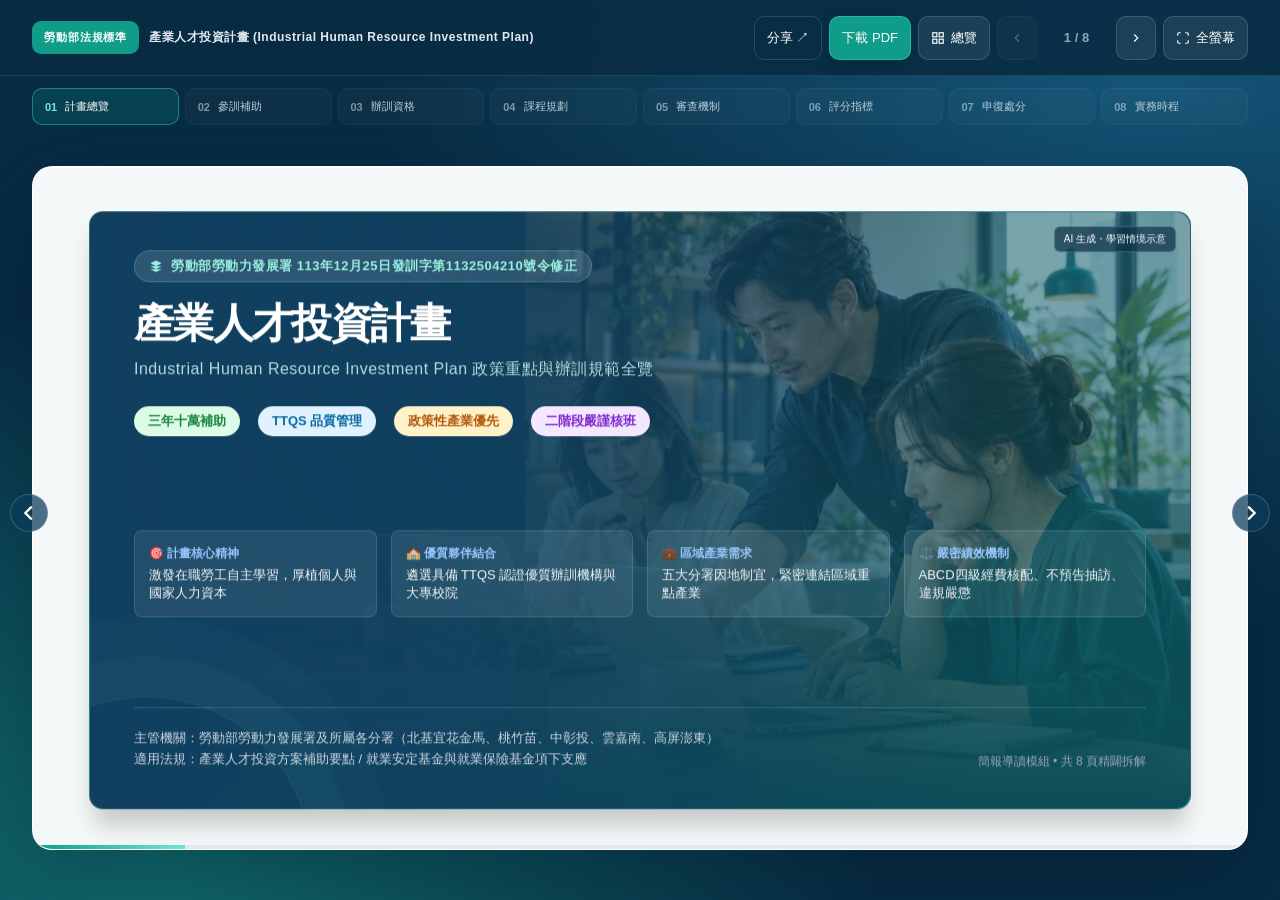
<file: index.html>
<!doctype html>
<html lang="zh-Hant">
<head>
<meta charset="utf-8">
<meta name="viewport" content="width=device-width, initial-scale=1">
<meta http-equiv="refresh" content="0; url=./slides.html">
<title>M2-2｜產業人才投資計畫簡報</title>
</head>
<body><p><a href="./slides.html">開啟產業人才投資計畫簡報</a></p></body>
</html>
</file>
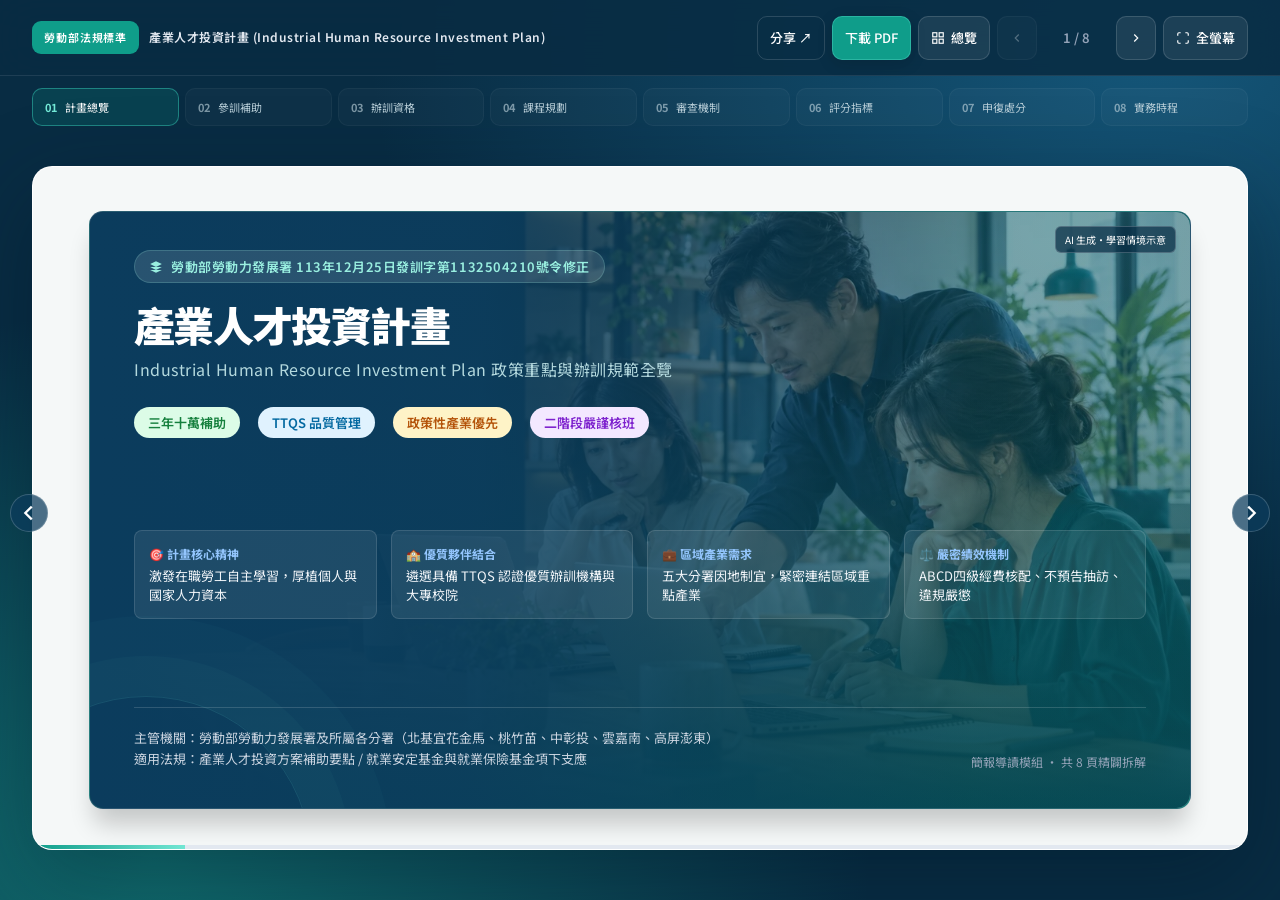
<file: slides.html>
<!DOCTYPE html>
<html lang="zh-TW">
<head>
  <meta charset="UTF-8">
  <meta name="viewport" content="width=device-width, initial-scale=1.0">
  <title>產業人才投資計畫 (Industrial Human Resource Investment Plan) - 核心重點與實務全覽</title>
  <link rel="preconnect" href="https://fonts.googleapis.com">
  <link rel="preconnect" href="https://fonts.gstatic.com" crossorigin>
  <link href="https://fonts.googleapis.com/css2?family=Noto+Sans+TC:wght@400;500;600;700;800;900&display=swap" rel="stylesheet">
  <meta name="description" content="用 8 頁互動簡報掌握產業人才投資計畫：參訓補助、辦訓資格、審查與實務時程。支援手機閱讀與 PDF 下載。">
  <style>
    :root {
      --primary: #0B3C5D;
      --primary-light: #3b82f6;
      --primary-dark: #172554;
      --accent: #0F9D8A;
      --accent-light: #14b8a6;
      --warning: #f59e0b;
      --danger: #ef4444;
      --success: #10b981;
      --bg-dark: #0f172a;
      --bg-card: #ffffff;
      --text-main: #1e293b;
      --text-muted: #64748b;
      --border: #e2e8f0;
      --slide-ratio: calc(16 / 9);
    }

    * {
      box-sizing: border-box;
      margin: 0;
      padding: 0;
    }

    body {
      font-family: "Noto Sans TC", "Microsoft JhengHei", sans-serif;
      background-color: var(--bg-dark);
      color: var(--text-main);
      overflow: hidden;
      height: 100vh;
      display: flex;
      flex-direction: column;
      user-select: none;
    }

    /* Top presentation control bar */
    .top-bar {
      height: 52px;
      background: rgba(15, 23, 42, 0.95);
      backdrop-filter: blur(8px);
      border-bottom: 1px solid rgba(255, 255, 255, 0.1);
      display: flex;
      align-items: center;
      justify-content: space-between;
      padding: 0 20px;
      color: #e2e8f0;
      z-index: 100;
    }

    .top-title {
      font-size: 14px;
      font-weight: 600;
      letter-spacing: 0.5px;
      display: flex;
      align-items: center;
      gap: 10px;
    }

    .top-title .badge {
      background: #0F9D8A;
      color: #fff;
      font-size: 11px;
      padding: 2px 8px;
      border-radius: 12px;
      text-transform: uppercase;
    }

    .top-nav {
      display: flex;
      align-items: center;
      gap: 12px;
    }

    .btn-icon {
      background: rgba(255, 255, 255, 0.08);
      border: 1px solid rgba(255, 255, 255, 0.15);
      color: #fff;
      padding: 6px 12px;
      border-radius: 6px;
      cursor: pointer;
      font-size: 13px;
      font-weight: 500;
      display: inline-flex;
      align-items: center;
      gap: 6px;
      transition: all 0.2s;
    }

    .btn-icon:hover {
      background: rgba(255, 255, 255, 0.2);
      border-color: rgba(255, 255, 255, 0.3);
    }

    .slide-counter {
      font-size: 13px;
      font-weight: 600;
      color: #94a3b8;
      min-width: 65px;
      text-align: center;
    }

    /* Main Stage */
    .stage {
      flex: 1;
      display: flex;
      align-items: center;
      justify-content: center;
      padding: 24px 32px 36px;
      position: relative;
    }

    /* Slide container (16:9 ratio) */
    .slide-viewport {
      width: 100%;
      max-width: 1320px;
      aspect-ratio: 16 / 9;
      max-height: calc(100vh - 100px);
      position: relative;
      background: #ffffff;
      border-radius: 16px;
      box-shadow: 0 25px 50px -12px rgba(0, 0, 0, 0.5), 0 0 0 1px rgba(255, 255, 255, 0.1);
      overflow: hidden;
    }

    /* Slide Item */
    .slide {
      position: absolute;
      top: 0;
      left: 0;
      width: 100%;
      height: 100%;
      padding: 44px 56px 40px;
      display: none;
      flex-direction: column;
      background: #f8fafc;
      opacity: 0;
      transform: translateX(30px);
      transition: opacity 0.35s ease, transform 0.35s ease;
      overflow-y: auto;
    }

    .slide.active {
      display: flex;
      opacity: 1;
      transform: translateX(0);
    }

    /* Progress bar */
    .progress-bar-container {
      position: absolute;
      bottom: 0;
      left: 0;
      width: 100%;
      height: 4px;
      background: #e2e8f0;
    }

    .progress-bar {
      height: 100%;
      background: linear-gradient(90deg, #0F9D8A, #0F9D8A);
      width: 12.5%;
      transition: width 0.3s ease;
    }

    /* Typography & Header in Slide */
    .slide-header {
      margin-bottom: 24px;
      border-bottom: 2px solid #e2e8f0;
      padding-bottom: 14px;
      display: flex;
      justify-content: space-between;
      align-items: flex-end;
    }

    .slide-header .tagline {
      font-size: 13px;
      font-weight: 700;
      color: #0F9D8A;
      letter-spacing: 1px;
      text-transform: uppercase;
      margin-bottom: 4px;
    }

    .slide-header h2 {
      font-size: 28px;
      font-weight: 800;
      color: #0f172a;
      letter-spacing: -0.5px;
    }

    .slide-header .slide-num-tag {
      font-size: 26px;
      font-weight: 900;
      color: #cbd5e1;
    }

    .slide-content {
      flex: 1;
      display: flex;
      flex-direction: column;
      justify-content: center;
    }

    /* Floating Arrow Buttons on Stage */
    .nav-arrow {
      position: absolute;
      top: 50%;
      transform: translateY(-50%);
      width: 48px;
      height: 48px;
      border-radius: 50%;
      background: rgba(15, 23, 42, 0.7);
      border: 1px solid rgba(255, 255, 255, 0.2);
      color: #ffffff;
      display: flex;
      align-items: center;
      justify-content: center;
      cursor: pointer;
      z-index: 50;
      transition: all 0.2s;
    }

    .nav-arrow:hover {
      background: rgba(37, 99, 235, 0.9);
      transform: translateY(-50%) scale(1.1);
    }

    .nav-arrow.prev { left: 8px; }
    .nav-arrow.next { right: 8px; }

    /* Slide Layout Components */
    .grid-2 {
      display: grid;
      grid-template-columns: repeat(2, 1fr);
      gap: 24px;
    }

    .grid-3 {
      display: grid;
      grid-template-columns: repeat(3, 1fr);
      gap: 20px;
    }

    .grid-4 {
      display: grid;
      grid-template-columns: repeat(4, 1fr);
      gap: 16px;
    }

    .card {
      background: #ffffff;
      border: 1px solid #e2e8f0;
      border-radius: 12px;
      padding: 20px;
      box-shadow: 0 4px 6px -1px rgba(0, 0, 0, 0.05), 0 2px 4px -2px rgba(0, 0, 0, 0.05);
      display: flex;
      flex-direction: column;
    }

    .card-primary {
      border-top: 4px solid #0F9D8A;
    }

    .card-accent {
      border-top: 4px solid #0F9D8A;
    }

    .card-warning {
      border-top: 4px solid #f59e0b;
    }

    .card-danger {
      border-top: 4px solid #ef4444;
    }

    .card-title {
      font-size: 16px;
      font-weight: 700;
      color: #0f172a;
      margin-bottom: 10px;
      display: flex;
      align-items: center;
      gap: 8px;
    }

    .card-body {
      font-size: 13.5px;
      color: #334155;
      line-height: 1.6;
    }

    .list-styled {
      list-style: none;
    }

    .list-styled li {
      position: relative;
      padding-left: 18px;
      margin-bottom: 8px;
    }

    .list-styled li::before {
      content: "•";
      position: absolute;
      left: 2px;
      color: #0F9D8A;
      font-weight: bold;
      font-size: 18px;
      line-height: 1;
    }

    .pill {
      display: inline-block;
      padding: 3px 10px;
      border-radius: 9999px;
      font-size: 12px;
      font-weight: 600;
      background: #e0f2fe;
      color: #0369a1;
      margin-right: 6px;
      margin-bottom: 4px;
    }

    .pill-green { background: #dcfce7; color: #15803d; }
    .pill-amber { background: #fef3c7; color: #b45309; }
    .pill-purple { background: #f3e8ff; color: #7e22ce; }
    .pill-red { background: #fee2e2; color: #b91c1c; }

    /* Tables */
    .table-custom {
      width: 100%;
      border-collapse: collapse;
      font-size: 13px;
      background: #ffffff;
      border-radius: 8px;
      overflow: hidden;
      box-shadow: 0 1px 3px rgba(0,0,0,0.05);
    }

    .table-custom th, .table-custom td {
      padding: 10px 14px;
      text-align: left;
      border-bottom: 1px solid #f1f5f9;
    }

    .table-custom th {
      background: #f8fafc;
      font-weight: 700;
      color: #475569;
      font-size: 12px;
      text-transform: uppercase;
      border-bottom: 2px solid #e2e8f0;
    }

    .table-custom tr:hover td {
      background: #f8fafc;
    }

    /* Metric Highlight Box */
    .metric-box {
      text-align: center;
      padding: 16px 12px;
      background: linear-gradient(135deg, #eff6ff 0%, #dbeafe 100%);
      border-radius: 10px;
      border: 1px solid #bfdbfe;
    }

    .metric-val {
      font-size: 32px;
      font-weight: 800;
      color: #1d4ed8;
      line-height: 1.1;
    }

    .metric-sub {
      font-size: 12px;
      color: #475569;
      font-weight: 600;
      margin-top: 4px;
    }

    /* Timeline step */
    .timeline {
      display: flex;
      gap: 12px;
      margin-top: 8px;
    }

    .timeline-item {
      flex: 1;
      background: #ffffff;
      border: 1px solid #e2e8f0;
      border-radius: 10px;
      padding: 14px;
      position: relative;
    }

    .timeline-item::after {
      content: "➔";
      position: absolute;
      right: -14px;
      top: 50%;
      transform: translateY(-50%);
      color: #94a3b8;
      font-size: 14px;
      z-index: 10;
    }

    .timeline-item:last-child::after {
      display: none;
    }

    .timeline-step {
      font-size: 11px;
      font-weight: 700;
      color: #0F9D8A;
      text-transform: uppercase;
      margin-bottom: 4px;
    }

    .timeline-title {
      font-size: 14px;
      font-weight: 700;
      color: #0f172a;
      margin-bottom: 6px;
    }

    .timeline-desc {
      font-size: 12px;
      color: #64748b;
      line-height: 1.4;
    }

    /* Slide 1 Hero Banner */
    .hero-banner {
      background: linear-gradient(135deg, #0B3C5D 0%, #0f172a 100%);
      color: #ffffff;
      border-radius: 14px;
      padding: 38px 44px;
      display: flex;
      flex-direction: column;
      justify-content: space-between;
      height: 100%;
      box-shadow: 0 20px 25px -5px rgba(0, 0, 0, 0.2);
    }

    .hero-eyebrow {
      display: inline-flex;
      align-items: center;
      gap: 8px;
      background: rgba(255, 255, 255, 0.12);
      border: 1px solid rgba(255, 255, 255, 0.2);
      padding: 6px 14px;
      border-radius: 9999px;
      font-size: 13px;
      font-weight: 600;
      color: #67e8f9;
      margin-bottom: 18px;
      width: fit-content;
    }

    .hero-title {
      font-size: 42px;
      font-weight: 900;
      line-height: 1.15;
      letter-spacing: -0.5px;
      margin-bottom: 8px;
      background: linear-gradient(90deg, #ffffff 40%, #93c5fd 100%);
      -webkit-background-clip: text;
      -webkit-text-fill-color: transparent;
    }

    .hero-eng {
      font-size: 18px;
      color: #94a3b8;
      font-weight: 400;
      letter-spacing: 0.5px;
      margin-bottom: 24px;
    }

    .hero-footer {
      display: flex;
      justify-content: space-between;
      align-items: flex-end;
      border-top: 1px solid rgba(255, 255, 255, 0.15);
      padding-top: 20px;
    }

    .hero-meta {
      font-size: 13px;
      color: #cbd5e1;
      line-height: 1.6;
    }

    /* Overview Modal Grid */
    .overview-modal {
      display: none;
      position: fixed;
      top: 0;
      left: 0;
      width: 100vw;
      height: 100vh;
      background: rgba(15, 23, 42, 0.9);
      backdrop-filter: blur(12px);
      z-index: 1000;
      padding: 40px;
      overflow-y: auto;
    }

    .overview-modal.active {
      display: block;
    }

    .overview-grid {
      display: grid;
      grid-template-columns: repeat(4, 1fr);
      gap: 20px;
      max-width: 1200px;
      margin: 0 auto;
    }

    .overview-thumb {
      background: #ffffff;
      border-radius: 10px;
      padding: 16px;
      cursor: pointer;
      border: 2px solid transparent;
      transition: all 0.2s;
      display: flex;
      flex-direction: column;
      justify-content: space-between;
      height: 160px;
    }

    .overview-thumb:hover {
      border-color: #3b82f6;
      transform: translateY(-4px);
    }

    .overview-thumb.current {
      border-color: #0F9D8A;
      box-shadow: 0 0 0 3px rgba(37, 99, 235, 0.4);
    }

    .overview-thumb-title {
      font-size: 14px;
      font-weight: 700;
      color: #0f172a;
    }

    .overview-thumb-num {
      font-size: 12px;
      color: #64748b;
      font-weight: 600;
    }

    /* Print Styles: Make all slides print as 8 clean pages */
    @media print {
      body {
        background: #fff;
        height: auto;
        overflow: visible;
      }
      .top-bar, .nav-arrow, .progress-bar-container, .overview-modal {
        display: none !important;
      }
      .stage {
        padding: 0;
        display: block;
      }
      .slide-viewport {
        max-width: none;
        box-shadow: none;
        border-radius: 0;
        overflow: visible;
        aspect-ratio: auto;
        height: auto;
      }
      .slide {
        display: flex !important;
        opacity: 1 !important;
        position: relative !important;
        page-break-after: always;
        height: 100vh;
        max-height: 100vh;
        box-sizing: border-box;
      }
    }
    /* Course design system */
    body { background: #0B3C5D; }
    button, a { font-family: inherit; }
    .top-bar { background: #0B3C5D; }
    .top-title .badge, .card-primary { background-color: #0F9D8A; }
    .card-primary { background-color: #fff; border-top-color: #0F9D8A; }
    .card-accent { border-top-color: #0B3C5D; }
    .slide-header .tagline, .list-styled li::before { color: #0F9D8A; }
    .slide-header h2, .card-title { color: #0B3C5D; }
    .hero-banner { background: linear-gradient(135deg, #0B3C5D, #075b63); }
    .progress-bar { background: #0F9D8A; }
    .btn-icon:hover, .nav-arrow:hover { background: #0F9D8A; }
    .btn-icon { min-height: 44px; }
    .btn-icon:focus-visible, .overview-thumb:focus-visible { outline: 3px solid #5eead4; outline-offset: 3px; }
    @media screen and (max-width: 900px) {
      body { height: auto; min-height: 100dvh; overflow: auto; }
      .top-bar { height: auto; padding: 12px 16px; flex-wrap: wrap; gap: 12px; position: sticky; top: 0; }
      .top-title { width: 100%; min-width: 0; font-size: 12px; }
      .top-title > span:last-child { overflow-wrap: anywhere; }
      .top-nav { width: 100%; justify-content: space-between; gap: 4px; flex-wrap: wrap; }
      .btn-icon { padding: 8px; font-size: 12px; white-space: nowrap; }
      .slide-counter { min-width: 42px; }
      .stage { display: block; padding: 12px; }
      .slide-viewport { aspect-ratio: auto; height: auto; max-height: none; border-radius: 12px; }
      .slide { position: relative; height: auto; min-height: calc(100dvh - 160px); padding: 24px 18px; overflow: visible; transform: none; }
      .slide-header { align-items: flex-start; gap: 8px; margin-bottom: 20px; }
      .slide-header h2 { font-size: 23px; line-height: 1.5; }
      .slide-header .tagline { font-size: 11px; overflow-wrap: anywhere; }
      .slide-header .slide-num-tag { font-size: 22px; }
      .slide-content { flex: none; justify-content: flex-start; gap: 16px; min-width: 0; width: 100%; }
      .grid-2, .grid-3, .grid-4, .hero-banner [style*="grid-template-columns"] { grid-template-columns: minmax(0, 1fr) !important; }
      .card { min-width: 0; max-width: 100%; padding: 18px; }
      .card-body { font-size: 14px; line-height: 1.8; }
      .hero-banner { padding: 24px 18px; min-height: auto; height: auto; gap: 24px; }
      .hero-title { font-size: 32px; line-height: 1.4; }
      .hero-subtitle { font-size: 16px; }
      .hero-banner .pill { flex: 0 0 auto; white-space: nowrap; }
      .hero-banner [style*="display: flex"], .hero-banner [style*="display:flex"] { flex-wrap: wrap; gap: 8px; }
      .slide-content > *, .slide-header > * { min-width: 0; }
      .slide-content [style*="display: flex"], .slide-content [style*="display:flex"] { flex-wrap: wrap; gap: 8px; }
      .hero-banner > div:last-child { flex-wrap: wrap; gap: 16px; }
      .slide > div:last-child { flex-wrap: wrap; gap: 12px; }
      .table-custom { display: block; max-width: 100%; overflow-x: auto; }
      .table-custom th, .table-custom td { min-width: 110px; }
      .timeline { flex-direction: column; gap: 12px; }
      .timeline-item { min-width: 0; width: 100%; }
      .timeline-item::after { display: none; }
      .nav-arrow { display: none; }
      .overview-modal { padding: 24px 16px; }
      .overview-grid { grid-template-columns: repeat(2, minmax(0, 1fr)); gap: 12px; }
    }
    @media (prefers-reduced-motion: reduce) { *, *::before, *::after { transition: none !important; scroll-behavior: auto !important; } }
  </style>
  <link rel="stylesheet" href="./experience.css">
</head>
<body>

  <!-- Top Navigation & Status Bar -->
  <div class="top-bar">
    <div class="top-title">
      <span class="badge">勞動部法規標準</span>
      <span>產業人才投資計畫 (Industrial Human Resource Investment Plan)</span>
    </div>
    <div class="top-nav">
      <button class="btn-icon share-button" onclick="sharePresentation()" title="分享這份簡報">分享 ↗</button>
      <a class="btn-icon" href="./slides.pdf" download="產業人才投資計畫-簡報.pdf" style="text-decoration:none" aria-label="下載 8 頁簡報 PDF">下載 PDF</a>
      <button class="btn-icon" onclick="toggleOverview()" title="投影片總覽 (快捷鍵: O 或 Esc)">
        <svg width="14" height="14" viewBox="0 0 24 24" fill="none" stroke="currentColor" stroke-width="2"><rect x="3" y="3" width="7" height="7"></rect><rect x="14" y="3" width="7" height="7"></rect><rect x="14" y="14" width="7" height="7"></rect><rect x="3" y="14" width="7" height="7"></rect></svg>
        總覽
      </button>
      <button class="btn-icon" onclick="prevSlide()" title="上一張 (Left Arrow / Backspace)">
        <svg width="14" height="14" viewBox="0 0 24 24" fill="none" stroke="currentColor" stroke-width="2"><path d="M15 18l-6-6 6-6"/></svg>
      </button>
      <div class="slide-counter" id="slideIndicator">1 / 8</div>
      <button class="btn-icon" onclick="nextSlide()" title="下一張 (Right Arrow / Space)">
        <svg width="14" height="14" viewBox="0 0 24 24" fill="none" stroke="currentColor" stroke-width="2"><path d="M9 18l6-6-6-6"/></svg>
      </button>
      <button class="btn-icon" onclick="toggleFullScreen()" title="全螢幕切換 (快捷鍵: F)">
        <svg width="14" height="14" viewBox="0 0 24 24" fill="none" stroke="currentColor" stroke-width="2"><path d="M8 3H5a2 2 0 0 0-2 2v3m18 0V5a2 2 0 0 0-2-2h-3m0 18h3a2 2 0 0 0 2-2v-3M3 16v3a2 2 0 0 0 2 2h3"/></svg>
        全螢幕
      </button>
    </div>
  </div>

  <nav class="chapter-nav" aria-label="簡報章節" id="chapterNav"></nav>
  <div class="share-toast" id="shareToast" role="status" aria-live="polite"></div>
  <!-- Stage -->
  <div class="stage">
    <!-- Floating Nav Arrows -->
    <div class="nav-arrow prev" onclick="prevSlide()" title="上一頁 (←)">
      <svg width="22" height="22" viewBox="0 0 24 24" fill="none" stroke="currentColor" stroke-width="2.5"><path d="M15 19l-7-7 7-7"/></svg>
    </div>
    <div class="nav-arrow next" onclick="nextSlide()" title="下一頁 (→)">
      <svg width="22" height="22" viewBox="0 0 24 24" fill="none" stroke="currentColor" stroke-width="2.5"><path d="M9 5l7 7-7 7"/></svg>
    </div>

    <!-- Presentation Viewport (16:9) -->
    <div class="slide-viewport">

      <!-- SLIDE 1: 封面與核心架構 -->
      <div class="slide active" id="slide-1">
        <div class="hero-banner">
          <figure class="hero-visual">
            <img src="./assets/learning-hero.webp" alt="AI 生成示意：成人工作者在明亮教室共同使用筆電學習" width="1400" height="933" fetchpriority="high">
            <figcaption>AI 生成・學習情境示意</figcaption>
          </figure>
          <div>
            <div class="hero-eyebrow">
              <svg width="14" height="14" viewBox="0 0 24 24" fill="currentColor"><path d="M12 2L2 7l10 5 10-5-10-5zM2 17l10 5 10-5M2 12l10 5 10-5"/></svg>
              勞動部勞動力發展署 113年12月25日發訓字第1132504210號令修正
            </div>
            <h1 class="hero-title">產業人才投資計畫</h1>
            <div class="hero-eng">Industrial Human Resource Investment Plan 政策重點與辦訓規範全覽</div>

            <div style="display: flex; gap: 12px; margin-top: 10px;">
              <span class="pill pill-green" style="font-size: 13px; padding: 6px 14px;">三年十萬補助</span>
              <span class="pill" style="font-size: 13px; padding: 6px 14px;">TTQS 品質管理</span>
              <span class="pill pill-amber" style="font-size: 13px; padding: 6px 14px;">政策性產業優先</span>
              <span class="pill pill-purple" style="font-size: 13px; padding: 6px 14px;">二階段嚴謹核班</span>
            </div>
          </div>

          <div style="display: grid; grid-template-columns: repeat(4, 1fr); gap: 14px; margin: 24px 0;">
            <div style="background: rgba(255,255,255,0.08); padding: 14px; border-radius: 8px; border: 1px solid rgba(255,255,255,0.12);">
              <div style="font-size: 12px; color: #93c5fd; font-weight: 700;">🎯 計畫核心精神</div>
              <div style="font-size: 13px; margin-top: 4px; color: #f1f5f9;">激發在職勞工自主學習，厚植個人與國家人力資本</div>
            </div>
            <div style="background: rgba(255,255,255,0.08); padding: 14px; border-radius: 8px; border: 1px solid rgba(255,255,255,0.12);">
              <div style="font-size: 12px; color: #93c5fd; font-weight: 700;">🏫 優質夥伴結合</div>
              <div style="font-size: 13px; margin-top: 4px; color: #f1f5f9;">遴選具備 TTQS 認證優質辦訓機構與大專校院</div>
            </div>
            <div style="background: rgba(255,255,255,0.08); padding: 14px; border-radius: 8px; border: 1px solid rgba(255,255,255,0.12);">
              <div style="font-size: 12px; color: #93c5fd; font-weight: 700;">💼 區域產業需求</div>
              <div style="font-size: 13px; margin-top: 4px; color: #f1f5f9;">五大分署因地制宜，緊密連結區域重點產業</div>
            </div>
            <div style="background: rgba(255,255,255,0.08); padding: 14px; border-radius: 8px; border: 1px solid rgba(255,255,255,0.12);">
              <div style="font-size: 12px; color: #93c5fd; font-weight: 700;">⚖️ 嚴密績效機制</div>
              <div style="font-size: 13px; margin-top: 4px; color: #f1f5f9;">ABCD四級經費核配、不預告抽訪、違規嚴懲</div>
            </div>
          </div>

          <div class="hero-footer">
            <div class="hero-meta">
              主管機關：勞動部勞動力發展署及所屬各分署（北基宜花金馬、桃竹苗、中彰投、雲嘉南、高屏澎東）<br>
              適用法規：產業人才投資方案補助要點 / 就業安定基金與就業保險基金項下支應
            </div>
            <div style="font-size: 12px; color: #94a3b8; text-align: right;">
              簡報導讀模組 • 共 8 頁精闢拆解
            </div>
          </div>
        </div>
      </div>

      <!-- SLIDE 2: 參訓對象與補助標準 -->
      <div class="slide" id="slide-2">
        <div class="slide-header">
          <div>
            <div class="tagline">Trainee Eligibility & Subsidies</div>
            <h2>參訓對象資格與補助標準 (條文第4~7點)</h2>
          </div>
          <div class="slide-num-tag">02</div>
        </div>

        <div class="slide-content">
          <div class="grid-3" style="margin-bottom: 20px;">
            <!-- 卡片 1: 參訓身分資格 -->
            <div class="card card-primary">
              <div class="card-title">
                <span class="pill pill-green">法定門檻</span> 參訓勞工身分資格
              </div>
              <div class="card-body">
                <ul class="list-styled">
                  <li><strong>年齡基準</strong>：年滿 <strong>15 歲以上</strong>（以開訓日為基準日）。</li>
                  <li><strong>在職投保身分</strong>：具備下列保險之在職被保險人：
                    <div style="margin: 4px 0 6px;"><span class="pill">勞工保險</span><span class="pill">就業保險</span><span class="pill">職災保險</span><span class="pill">農民健保</span></div>
                  </li>
                  <li><strong>國籍與居留條件</strong>：
                    <ul style="padding-left: 14px; font-size: 12.5px; color: #475569;">
                      <li>本國籍勞工</li>
                      <li>與設有戶籍國民結婚並獲准在臺工作者 (陸港澳配/外配)</li>
                      <li>持工作許可之泰緬印尼無國籍國民、人口販運被害人</li>
                    </ul>
                  </li>
                </ul>
              </div>
            </div>

            <!-- 卡片 2: 補助額度與雙軌成數 -->
            <div class="card card-accent">
              <div class="card-title">
                <span class="pill">核心利多</span> 補助額度與成數
              </div>
              <div class="card-body">
                <div class="metric-box" style="margin-bottom: 12px;">
                  <div class="metric-val">100,000 元</div>
                  <div class="metric-sub">每位學員 3 年內累計最高補助上限</div>
                </div>
                <div style="font-size: 13px;">
                  <div style="display:flex; justify-content:space-between; padding: 6px 0; border-bottom: 1px dashed #cbd5e1;">
                    <strong>一般在職學員</strong>
                    <span style="color:#0F9D8A; font-weight:700;">補助 80% (自付 20%)</span>
                  </div>
                  <div style="display:flex; justify-content:space-between; padding: 6px 0;">
                    <strong>特定對象弱勢族群</strong>
                    <span style="color:#0F9D8A; font-weight:700;">全額補助 100%</span>
                  </div>
                  <p style="font-size: 11.5px; color: #64748b; margin-top: 4px;">
                    ※ 3年計算自初次參訓開訓日起算，滿期後重新起算。
                  </p>
                </div>
              </div>
            </div>

            <!-- 卡片 3: 特定對象與請領要件 -->
            <div class="card card-warning">
              <div class="card-title">
                <span class="pill pill-amber">關鍵規範</span> 100% 全額補助對象與門檻
              </div>
              <div class="card-body">
                <div style="font-size: 12px; background: #fffbeb; padding: 8px; border-radius: 6px; margin-bottom: 8px; border: 1px solid #fef3c7;">
                  <strong>特定對象名單：</strong><br>
                  低收入戶/中低收入戶、身心障礙者、原住民、中高齡者(45~65歲)、高齡者(逾65歲)、獨力負擔家計者、家暴受害者、更生受保護人、犯罪被害受重傷/死亡遺屬等。
                </div>
                <div style="font-size: 13px; font-weight:700; color:#b45309; margin-bottom:4px;">請領補助 3 大必備要件：</div>
                <ul class="list-styled" style="font-size: 12.5px;">
                  <li><strong>缺席時數未超過總時數 1/5</strong> (出席率需達 80% 以上)</li>
                  <li><strong>考核成績合格</strong> 並取得結訓證書或學分證明</li>
                  <li><strong>填寫參訓學員意見調查表</strong></li>
                </ul>
              </div>
            </div>
          </div>

          <div style="background: #f1f5f9; padding: 12px 18px; border-radius: 8px; font-size: 12.5px; color: #475569; display: flex; align-items: center; justify-content: space-between;">
            <div>
              ⚠️ <strong>參訓禁忌</strong>：參加政府失業者職前訓練補助期間，不得重複申領本計畫補助（受訓中非自願失業除外）；授課時段重疊者以一班為限。
            </div>
            <div style="font-weight: 600; color: #0B3C5D;">條文依據：第 5、6、7 點</div>
          </div>
        </div>
      </div>

      <!-- SLIDE 3: 辦訓單位申請資格與限制 -->
      <div class="slide" id="slide-3">
        <div class="slide-header">
          <div>
            <div class="tagline">Training Provider Qualifications</div>
            <h2>辦訓單位資格條件與禁制紅線 (條文第3、11、17點)</h2>
          </div>
          <div class="slide-num-tag">03</div>
        </div>

        <div class="slide-content">
          <div class="grid-2" style="gap: 24px; margin-bottom: 18px;">
            <!-- 資格要求 -->
            <div class="card card-primary">
              <div class="card-title">
                <span class="pill pill-green">申請資格</span> 合格辦訓機構條件
              </div>
              <div class="card-body">
                <div style="margin-bottom: 12px;">
                  <strong style="color: #1e293b;">1. 法定合格機構主體（二擇一）：</strong>
                  <ul class="list-styled" style="margin-top: 6px;">
                    <li><strong>教育部核准設立之大專校院</strong>（校本部、分校）。</li>
                    <li><strong>依法設立 2 年以上之法人團體</strong>：職業訓練機構、工業團體、商業團體、農民團體、漁民團體、研究機構、財團法人、公益社團法人。</li>
                  </ul>
                </div>
                <div style="margin-bottom: 12px;">
                  <strong style="color: #1e293b;">2. TTQS 評核硬門檻：</strong>
                  <div style="background: #eff6ff; padding: 10px; border-radius: 6px; margin-top: 4px; font-size: 13px; border: 1px solid #bfdbfe;">
                    持受理截止日前 <strong>120 日內</strong> 本署 TTQS 訓練機構版 <strong>「通過(含)以上」</strong> 有效證書，且於各計畫開訓日仍有效。
                  </div>
                </div>
                <div>
                  <strong style="color: #1e293b;">3. 內部編制要求：</strong>
                  <p style="font-size: 13px; color: #475569; margin-top: 4px;">
                    章程任務須含辦理訓練項目，且須編制<strong>專職人員</strong>辦理計畫。
                  </p>
                </div>
              </div>
            </div>

            <!-- 紅線禁忌與場地要求 -->
            <div class="card card-danger">
              <div class="card-title">
                <span class="pill pill-red">嚴格排除</span> 禁制條款與場地消安
              </div>
              <div class="card-body">
                <div style="background: #fef2f2; border: 1px solid #fecaca; border-radius: 8px; padding: 12px; margin-bottom: 12px;">
                  <strong style="color: #b91c1c; font-size: 14px;">⛔ 資格重大排除紅線：</strong>
                  <ul class="list-styled" style="margin-top: 6px; font-size: 13px;">
                    <li><strong>非屬勞工團體</strong>：依法嚴格排除各級勞工團體（工會組織）之申請。</li>
                    <li><strong>D 級機構排除</strong>：最近一次審查計分表核列辦訓等級為 <strong>D 級者，不得申請</strong>。</li>
                    <li><strong>禁止轉包/代辦</strong>：核定後應自行辦理，嚴禁將課程部分或全部轉讓他人或代他單位辦理。</li>
                    <li><strong>不得僅限會員參訓</strong>：必須公開開放符合條件之各界勞工報名。</li>
                  </ul>
                </div>

                <div>
                  <strong style="color: #1e293b;">場地消安建安規定 (第19點)：</strong>
                  <p style="font-size: 12.5px; color: #64748b; margin-top: 4px;">
                    辦訓場地須檢附有效「<strong>消防安全設備檢修申報受理單</strong>」與「<strong>建築物防火避難設施與設備安檢結果</strong>」合格影本；公立學校或政府機構場地租借需備機關同意函。
                  </p>
                </div>
              </div>
            </div>
          </div>

          <div class="card" style="background: #f8fafc; border: 1px dashed #cbd5e1; padding: 12px 18px;">
            <div style="display:flex; justify-content:space-between; align-items:center;">
              <span style="font-size: 13px; color: #334155;">
                📍 <strong>場地轄區限制 (第17點)</strong>：以單位立案服務區域為優先，<strong>不得跨越分署服務轄區</strong>；大專校院以校本部、分校及教育部核定地點為限。
              </span>
              <span class="pill pill-purple">立案區域原則</span>
            </div>
          </div>
        </div>
      </div>

      <!-- SLIDE 4: 課程規格、時數與師資標準 -->
      <div class="slide" id="slide-4">
        <div class="slide-header">
          <div>
            <div class="tagline">Curriculum & Faculty Criteria</div>
            <h2>課程規劃、班級規格與師資標準 (條文第9~15點、附件一)</h2>
          </div>
          <div class="slide-num-tag">04</div>
        </div>

        <div class="slide-content">
          <div class="grid-3" style="margin-bottom: 16px;">
            <!-- 範疇與類別 -->
            <div class="card card-primary">
              <div class="card-title"><span class="pill">課程範疇</span> 5大專業領域與班別</div>
              <div class="card-body">
                <div style="font-size: 13px; margin-bottom: 10px;">
                  <strong>重點培訓範疇 (第9點)：</strong>
                  <div style="margin-top: 6px;">
                    <span class="pill">數位能力課程</span>
                    <span class="pill">研發創新課程</span>
                    <span class="pill">專業技術課程</span>
                    <span class="pill">國際溝通能力</span>
                    <span class="pill">管理經營課程</span>
                  </div>
                </div>
                <div style="font-size: 12.5px; color: #475569;">
                  <strong>課程類別 (第10點)：</strong><br>
                  • <strong>學分班</strong>：大專校院實務應用導向<br>
                  • <strong>非學分班</strong>：專業職訓機構/法人辦理<br>
                  <span style="color:#b91c1c; font-weight:600;">※ 不受理托育人員與照服員班次</span>
                </div>
              </div>
            </div>

            <!-- 班級規模與時數 -->
            <div class="card card-accent">
              <div class="card-title"><span class="pill pill-green">班次規格</span> 嚴格規格標準</div>
              <div class="card-body">
                <table class="table-custom">
                  <tr>
                    <td><strong>訓練時數</strong></td>
                    <td><strong>16 ~ 144 小時</strong> (以不超過4個月為限)</td>
                  </tr>
                  <tr>
                    <td><strong>核定人數</strong></td>
                    <td>上限 <strong>40 人 / 班</strong></td>
                  </tr>
                  <tr>
                    <td><strong>自費人數</strong></td>
                    <td>非本計畫補助人數 <strong>&le; 20%</strong></td>
                  </tr>
                  <tr>
                    <td><strong>企業集中限制</strong></td>
                    <td>同投保單位員工 <strong>不得超過 1/2</strong></td>
                  </tr>
                  <tr>
                    <td><strong>開訓期程</strong></td>
                    <td>上半年 1/1~6/30；下半年 7/1~12/31</td>
                  </tr>
                </table>
              </div>
            </div>

            <!-- 師資助教標準 -->
            <div class="card card-warning">
              <div class="card-title"><span class="pill pill-amber">附件一</span> 師資及助教資格審查</div>
              <div class="card-body" style="font-size: 12px; line-height: 1.5;">
                <strong style="color: #1e293b;">👨‍🏫 授課師資 3 大進路：</strong>
                <ul class="list-styled" style="margin-top: 4px;">
                  <li><strong>教師資格</strong>：具教(講)師證書、博士學位、或碩士1年/大學2年/專科3年大專專任教職。</li>
                  <li><strong>專業技術</strong>：甲級技術士/高考及格；或大學/專科2年/高職4年實務加乙級證照。</li>
                  <li><strong>業界專家</strong>：特殊造詣師傅教學/技術累計達 5 年以上；大專畢業界任職 2 年以上。</li>
                </ul>
                <div style="border-top: 1px dashed #cbd5e1; padding-top: 6px; margin-top: 6px;">
                  <strong>助教條件</strong>：大專證照/2年技術、相關科系任職1年、高職3年或特殊師傅3年。
                </div>
              </div>
            </div>
          </div>

          <div style="background: #eff6ff; border: 1px solid #bfdbfe; padding: 10px 16px; border-radius: 8px; display: flex; justify-content: space-between; align-items: center; font-size: 12.5px;">
            <div>
              ⭐ <strong>政策性產業特惠 (第12點)</strong>：符合政府推動政策性產業之課程，經費編列<strong>不受上限限制</strong>，並享有分署<strong>優先核班</strong>優勢！
            </div>
            <span class="pill pill-green">無經費上限限制</span>
          </div>
        </div>
      </div>

      <!-- SLIDE 5: 二階段審查與經費核配機制 -->
      <div class="slide" id="slide-5">
        <div class="slide-header">
          <div>
            <div class="tagline">Review Process & Budget Allocation</div>
            <h2>二階段審查機制與經費分級核配 (條文第21點、附件二)</h2>
          </div>
          <div class="slide-num-tag">05</div>
        </div>

        <div class="slide-content">
          <div class="timeline" style="margin-bottom: 22px;">
            <div class="timeline-item">
              <div class="timeline-step">Step 1 • 書面檢核</div>
              <div class="timeline-title">分署書面檢核資格</div>
              <div class="timeline-desc">檢核辦訓單位資格、消安建安證照、TTQS證書等；不合規定限期補正，逾期不予審查。</div>
            </div>
            <div class="timeline-item">
              <div class="timeline-step">Step 2 • 第一階段</div>
              <div class="timeline-title">分區審查小組實質審查</div>
              <div class="timeline-desc">由分署長主持、敦聘產官學勞 5~22 位專家實質審查課程時數、師資專業、經費合理性。通過者納入核班範圍。</div>
            </div>
            <div class="timeline-item">
              <div class="timeline-step">Step 3 • 第二階段</div>
              <div class="timeline-title">審查計分表量化分級</div>
              <div class="timeline-desc">依前年度執行績效、管理品質及滿意度計算總分，依常態排序分為 A、B、C、D 四級核配經費。</div>
            </div>
            <div class="timeline-item">
              <div class="timeline-step">Step 4 • 公告核班</div>
              <div class="timeline-title">核定班次公告與備查</div>
              <div class="timeline-desc">報勞動力發展署備查後正式發函通知；享有 10 日法定申復權益。</div>
            </div>
          </div>

          <!-- 分級配額矩陣 -->
          <div class="card card-primary" style="margin-bottom: 14px;">
            <div class="card-title" style="justify-content: space-between;">
              <span>📊 各等級訓練單位預算核配比例標準 (附件二 第六點)</span>
              <span style="font-size: 12px; color: #64748b; font-weight: 500;">依分署審查計分表總分由高至低常態百分比劃分</span>
            </div>
            <div class="card-body">
              <table class="table-custom">
                <thead>
                  <tr>
                    <th>等級</th>
                    <th>分署排序區間</th>
                    <th>核配總預算經費比率</th>
                    <th>特別核配與限制說明</th>
                  </tr>
                </thead>
                <tbody>
                  <tr>
                    <td><span class="pill pill-green" style="font-size: 14px; font-weight: 800;">A 級</span></td>
                    <td><strong>前 25% (含)</strong></td>
                    <td style="color:#15803d; font-weight: 800; font-size: 16px;">50% 總經費</td>
                    <td>頂尖優質單位，享有最高辦訓班次與預算配額</td>
                  </tr>
                  <tr>
                    <td><span class="pill" style="font-size: 14px; font-weight: 800;">B 級</span></td>
                    <td><strong>25% (不含) ~ 55% (含)</strong></td>
                    <td style="color:#0F9D8A; font-weight: 800; font-size: 16px;">30% 總經費</td>
                    <td>表現良好穩定之主力辦訓單位</td>
                  </tr>
                  <tr>
                    <td><span class="pill pill-amber" style="font-size: 14px; font-weight: 800;">C 級</span></td>
                    <td><strong>55% (不含) ~ 90% (含)</strong></td>
                    <td style="color:#b45309; font-weight: 800; font-size: 16px;">20% 總經費</td>
                    <td>併計<strong>首次申辦本計畫之合格新單位</strong>（初次申辦一律列最低額度）</td>
                  </tr>
                  <tr>
                    <td><span class="pill pill-red" style="font-size: 14px; font-weight: 800;">D 級</span></td>
                    <td><strong>90% (不含) ~ 100% (含)</strong></td>
                    <td style="color:#b91c1c; font-weight: 800; font-size: 16px;">0% (不予核配)</td>
                    <td><strong>落入後 10% 者不予核配經費</strong>，且次年度不得再提出申請</td>
                  </tr>
                </tbody>
              </table>
            </div>
          </div>

          <div style="background: #f0fdf4; border: 1px solid #bbf7d0; padding: 10px 16px; border-radius: 8px; font-size: 12.5px; color: #166534; display: flex; justify-content: space-between; align-items: center;">
            <div>
              💡 <strong>iCAP 職能導向課程特惠</strong>：課程獲本署職能導向課程品質認證 (iCAP) 者，<strong>3 年內優先核定</strong>，經費額度<strong>不計入</strong>各等級核配額度內（每次每認證限 1 班）！
            </div>
            <span class="pill pill-green">額外獨立核班</span>
          </div>
        </div>
      </div>

      <!-- SLIDE 6: 年度審查計分表量化指標剖析 -->
      <div class="slide" id="slide-6">
        <div class="slide-header">
          <div>
            <div class="tagline">Scorecard Analytics</div>
            <h2>年度審查計分表指標架構剖析 (附件三 完整解讀)</h2>
          </div>
          <div class="slide-num-tag">06</div>
        </div>

        <div class="slide-content">
          <div class="grid-3" style="margin-bottom: 18px;">
            <!-- 指標 I -->
            <div class="card card-primary">
              <div class="card-title" style="justify-content: space-between;">
                <span>I. 前年度訓練執行量</span>
                <span class="pill">權重 13%</span>
              </div>
              <div class="card-body">
                <div style="margin-bottom: 12px; background: #f8fafc; padding: 10px; border-radius: 6px;">
                  <div style="display:flex; justify-content:space-between; font-weight:700;">
                    <span>1-1 開班率</span>
                    <span style="color:#0F9D8A;">5%</span>
                  </div>
                  <div style="font-size: 12px; color: #64748b; margin-top: 2px;">
                    計算方式：實際開班數 / 核定總班數
                  </div>
                </div>

                <div style="background: #f8fafc; padding: 10px; border-radius: 6px;">
                  <div style="display:flex; justify-content:space-between; font-weight:700;">
                    <span>1-2 訓練人次達成率</span>
                    <span style="color:#0F9D8A;">8%</span>
                  </div>
                  <div style="font-size: 12px; color: #64748b; margin-top: 2px;">
                    計算方式：實際開訓人次 / 核定總人次
                  </div>
                </div>
                <p style="font-size: 12px; color: #475569; margin-top: 10px;">
                  ※ 招訓能力是基礎指標，避免核班後流班或招生嚴重不足。
                </p>
              </div>
            </div>

            <!-- 指標 II (權重之王) -->
            <div class="card card-accent" style="grid-column: span 1;">
              <div class="card-title" style="justify-content: space-between;">
                <span>II. 訓練計畫執行及管理</span>
                <span class="pill pill-green">核心 67%</span>
              </div>
              <div class="card-body" style="font-size: 12.5px;">
                <div style="border-left: 3px solid #0F9D8A; padding-left: 8px; margin-bottom: 8px;">
                  <strong>2-1 資料建置及維護 (28%)</strong><br>
                  • 各項函送資料/登錄時效 (11%)<br>
                  • 資料內容及登錄正確性 (10%)<br>
                  • 訓練計畫變更項次數 (7%)
                </div>

                <div style="border-left: 3px solid #0F9D8A; padding-left: 8px; margin-bottom: 8px;">
                  <strong>2-2 督導與考核 (34%)</strong><br>
                  • 學員管理規範落實 (4%)<br>
                  • <strong>課程辦理情形 (30%)</strong> (訪視稽核、現場巡查、教學落實)
                </div>

                <div style="border-left: 3px solid #0F9D8A; padding-left: 8px;">
                  <strong>2-3 計畫參與度 (5%)</strong><br>
                  • 說明會、訓練及相關會議出席率 (5%)
                </div>
              </div>
            </div>

            <!-- 指標 III & IV -->
            <div class="card card-warning">
              <div class="card-title" style="justify-content: space-between;">
                <span>III. 品質成效 & IV. 加分</span>
                <span class="pill pill-amber">成效 15% + 加分</span>
              </div>
              <div class="card-body">
                <div style="margin-bottom: 12px;">
                  <strong style="color: #1e293b;">III. 訓練品質及成效 (15%)：</strong>
                  <div style="background: #fffbeb; padding: 8px 10px; border-radius: 6px; margin-top: 4px; font-size: 12.5px;">
                    <div style="display:flex; justify-content:space-between;">
                      <span>3-1 最近一次 TTQS 評核等級</span>
                      <strong style="color:#b45309;">10%</strong>
                    </div>
                    <div style="display:flex; justify-content:space-between; margin-top: 4px;">
                      <span>3-2 參訓學員滿意程度</span>
                      <strong style="color:#b45309;">5%</strong>
                    </div>
                  </div>
                </div>

                <div>
                  <strong style="color: #1e293b;">IV. 額外加分項目：</strong>
                  <div style="font-size: 12px; color: #475569; margin-top: 4px; line-height: 1.5;">
                    配合勞動部重要職業訓練政策、配合推動國家政策性產業課程或取得特殊認證表現卓越者另予額外加分。
                  </div>
                </div>
              </div>
            </div>
          </div>

          <div style="background: #f8fafc; border: 1px solid #e2e8f0; border-radius: 8px; padding: 12px 18px; display: flex; align-items: center; justify-content: space-between;">
            <div style="font-size: 13px; color: #334155;">
              🎯 <strong>高分決戰點</strong>：指標 II 的「<strong>課程辦理情形 (30%)</strong>」與「<strong>行政登錄時效/正確性 (21%)</strong>」合計高達 51%！行政零失誤與課堂無缺失是進入 A 級的關鍵。
            </div>
            <span class="pill pill-purple">A級晉升心法</span>
          </div>
        </div>
      </div>

      <!-- SLIDE 7: 申復機制、退費規範與罰則體系 -->
      <div class="slide" id="slide-7">
        <div class="slide-header">
          <div>
            <div class="tagline">Compliance, Appeals & Penalties</div>
            <h2>核定申復、退費機制與重大處分 (條文第23、30~42點、附件四)</h2>
          </div>
          <div class="slide-num-tag">07</div>
        </div>

        <div class="slide-content">
          <div class="grid-3" style="margin-bottom: 16px;">
            <!-- 申復作業流程 -->
            <div class="card card-primary">
              <div class="card-title"><span class="pill">附件四</span> 審查結果申復要領</div>
              <div class="card-body" style="font-size: 12.5px;">
                <ul class="list-styled">
                  <li><strong>提出期限</strong>：公告次日起 <strong>10 日內</strong> 書面具名送達原分署，<strong>申復以一次為限</strong>。</li>
                  <li><strong>必要要件</strong>：載明理由佐證、<strong>負責人及單位雙用印</strong>；補正限 3 日內完成。</li>
                  <li><strong>申復審議會</strong>：分署長召集 3~11 人外聘專家小組，<strong>原審查委員依法迴避</strong>。</li>
                  <li><strong>審議原則</strong>：採<strong>書面審議</strong>，不涉及計畫重審。申復通過納入原等級配額核班。</li>
                </ul>
              </div>
            </div>

            <!-- 退費規範 -->
            <div class="card card-warning">
              <div class="card-title"><span class="pill pill-amber">退費機制</span> 學員 vs 單位責任</div>
              <div class="card-body" style="font-size: 12px;">
                <div style="margin-bottom: 8px;">
                  <strong style="color: #b45309;">學員個人因素退費 (第30點)：</strong><br>
                  • 開訓日前：非學分班扣除 &le;5% 費用，餘額退還；學分班依教育部規定。<br>
                  • 已開訓但未達總時數 1/3：退還 50%。<br>
                  • 已逾總時數 1/3：<strong>不予退費</strong>。
                </div>
                <div style="border-top: 1px dashed #cbd5e1; padding-top: 6px;">
                  <strong style="color: #b91c1c;">單位因素退費 (第31點 - 全額退費)：</strong><br>
                  未開班、未如期開班、資格審查疏失致退訓、分署撤銷核定者，<strong>100%全數退還學員</strong>且手續費由單位負擔！
                </div>
              </div>
            </div>

            <!-- 罰則體系 -->
            <div class="card card-danger">
              <div class="card-title"><span class="pill pill-red">法律責任</span> 違規停權與處分</div>
              <div class="card-body" style="font-size: 12px;">
                <strong style="color: #1e293b;">👤 學員處分：</strong>
                <p style="color:#64748b; margin-bottom: 6px;">
                  • 偽造文書/冒名參訓：<strong>停權 2 年</strong>，追繳並移送行政執行。<br>
                  • 簽到不符/代簽名：<strong>停權 1 年</strong>。
                </p>

                <strong style="color: #b91c1c;">🏢 訓練單位重大處分：</strong>
                <p style="color:#64748b;">
                  • <strong>停權 1 年</strong>：超收費用、拒絕稽核、違反個資法、招生不實、行政違法。<br>
                  • <strong>停權 2 年</strong>：轉包轉讓、人頭虛報、重複請領補助、重大傷病、<strong>未妥善保存憑證10年/未退繳差額</strong>。
                </p>
              </div>
            </div>
          </div>

          <div style="background: #fef2f2; border: 1px solid #fecaca; border-radius: 8px; padding: 10px 16px; font-size: 12.5px; color: #991b1b; display: flex; align-items: center; justify-content: space-between;">
            <div>
              ⚖️ <strong>單據保存法定責任 (第42點)</strong>：支用單據必須<strong>妥善保存十年</strong>！若遇提前銷毀毀損須函報分署同意；結訓有差額須於30日內主動繳回。
            </div>
            <span class="pill pill-red">保存 10 年</span>
          </div>
        </div>
      </div>

      <!-- SLIDE 8: 辦訓單位全年度實務作業指南與時程檢核 -->
      <div class="slide" id="slide-8">
        <figure class="learning-photo">
          <img src="./assets/learning-workshop.webp" alt="AI 生成示意：講師引導成人學員進行數位技能實作" width="1400" height="933" loading="lazy" decoding="async">
          <figcaption><strong>把知識帶回工作現場</strong><span>AI 生成・實作學習情境示意</span></figcaption>
        </figure>
        <div class="slide-header">
          <div>
            <div class="tagline">Execution Timeline & Best Practices</div>
            <h2>全年度實務作業時程檢核與辦訓指南 (第16~34點)</h2>
          </div>
          <div class="slide-num-tag">08</div>
        </div>

        <div class="slide-content">
          <!-- 關鍵流程與時效 -->
          <div class="timeline" style="margin-bottom: 20px;">
            <div class="timeline-item">
              <div class="timeline-step">階段 1 • 提案申請</div>
              <div class="timeline-title">公文遞件提案</div>
              <div class="timeline-desc">備函檢附 12 項必備文件 (班別表、場地消安、師資資歷、TTQS證書等) 報送轄區分署。</div>
            </div>
            <div class="timeline-item">
              <div class="timeline-step">階段 2 • 招訓準備</div>
              <div class="timeline-title">簡章備查與招生</div>
              <div class="timeline-desc">簡章公告前函報備查；確實審查學員勞保在職身分、全額收費簽約、同公司不得超半數。</div>
            </div>
            <div class="timeline-item">
              <div class="timeline-step">階段 3 • 開訓報備</div>
              <div class="timeline-title" style="color:#0F9D8A;">開訓後 14 日內</div>
              <div class="timeline-desc">函送開班學員名冊、投保狀況檢核表、契約書影本及全額補助證明等送轄區分署備查。</div>
            </div>
            <div class="timeline-item">
              <div class="timeline-step">階段 4 • 結訓請領</div>
              <div class="timeline-title" style="color:#0F9D8A;">結訓後 21 日內</div>
              <div class="timeline-desc">函送出席紀錄、發票收據、簽到退與日誌、結訓證書影本，分署審核直撥學員個人帳戶。</div>
            </div>
          </div>

          <!-- 3大最佳實務指南 -->
          <div class="grid-3" style="margin-bottom: 14px;">
            <div class="card card-primary">
              <div class="card-title">
                <span class="pill">策略 1</span> 錨定國家政策性產業
              </div>
              <div class="card-body" style="font-size: 13px;">
                優先配合智慧機械、AI 數位轉型、淨零碳排、綠能等國家戰略產業開班。不僅享有<strong>優先核班</strong>，且訓練經費<strong>不受每人時成本編列上限限制</strong>！
              </div>
            </div>

            <div class="card card-accent">
              <div class="card-title">
                <span class="pill pill-green">策略 2</span> 積極導入 iCAP 職能認證
              </div>
              <div class="card-body" style="font-size: 13px;">
                爭取課程通過勞動力發展署「職能導向課程品質認證 (iCAP)」，可享有<strong>三年優先核定</strong>優惠，且經費額度<strong>不佔訓練單位評級配額</strong>，擴大辦訓能量。
              </div>
            </div>

            <div class="card card-warning">
              <div class="card-title">
                <span class="pill pill-amber">策略 3</span> 鎖定 A 級目標精進 TTQS
              </div>
              <div class="card-body" style="font-size: 13px;">
                維持 TTQS 銅牌或銀牌以上評級，確保行政登錄零逾期、零更動；守住 80% 開班與人次達成率，穩坐前 25% A 級梯隊，掌握 50% 核心經費配額！
              </div>
            </div>
          </div>

          <div style="background: #1e293b; color: #ffffff; padding: 12px 20px; border-radius: 8px; display: flex; justify-content: space-between; align-items: center; font-size: 13px;">
            <div>
              🚀 <strong>落實產業人才投資計畫</strong>：優質辦訓、嚴謹合規、深耕區域，共同攜手培育具國際競爭力之臺灣專業人才！
            </div>
            <div style="color: #38bdf8; font-weight: 700;">勞動部勞動力發展署 產投方案執行檢核</div>
          </div>
        </div>
      </div>

      <!-- Bottom Progress Bar -->
      <div class="progress-bar-container">
        <div class="progress-bar" id="progressBar"></div>
      </div>
    </div>
  </div>

  <!-- Overview Modal -->
  <div class="overview-modal" id="overviewModal" onclick="closeOverview(event)">
    <div style="max-width: 1200px; margin: 0 auto 20px; display: flex; justify-content: space-between; align-items: center; color: white;">
      <h3 style="font-size: 20px; font-weight: 700;">投影片總覽 (Slide Deck Overview)</h3>
      <button class="btn-icon" onclick="toggleOverview()">✕ 關閉</button>
    </div>
    <div class="overview-grid" id="overviewGrid">
      <!-- Generated dynamically -->
    </div>
  </div>

  <script>
    const totalSlides = 8;
    let currentSlide = 1;

    const slideTitles = [
      "01 封面與核心架構",
      "02 參訓對象與補助標準",
      "03 辦訓單位資格與禁制",
      "04 課程規格與師資標準",
      "05 二階段審查與經費核配",
      "06 年度審查計分表量化指標",
      "07 申復機制與處分罰則",
      "08 辦訓作業指南與時程檢核"
    ];

    function showSlide(index) {
      if (index < 1) index = 1;
      if (index > totalSlides) index = totalSlides;

      currentSlide = index;
      document.querySelectorAll('.chapter-button').forEach((button, idx) => {
        button.setAttribute('aria-current', idx + 1 === index ? 'step' : 'false');
      });
      if (window.matchMedia('(max-width: 900px)').matches) window.scrollTo({top: 0, behavior: 'instant'});

      for (let i = 1; i <= totalSlides; i++) {
        const slide = document.getElementById(`slide-${i}`);
        if (slide) {
          if (i === currentSlide) {
            slide.classList.add('active');
            slide.setAttribute('aria-hidden', 'false');
          } else {
            slide.classList.remove('active');
            slide.setAttribute('aria-hidden', 'true');
          }
        }
      }

      document.getElementById('slideIndicator').innerText = `${currentSlide} / ${totalSlides}`;
      document.getElementById('progressBar').style.width = `${(currentSlide / totalSlides) * 100}%`;
      document.querySelectorAll('[onclick="prevSlide()"]').forEach(el => { el.disabled = currentSlide === 1; });
      document.querySelectorAll('[onclick="nextSlide()"]').forEach(el => { el.disabled = currentSlide === totalSlides; });

      // Update overview thumbnails
      const thumbs = document.querySelectorAll('.overview-thumb');
      thumbs.forEach((thumb, idx) => {
        if (idx + 1 === currentSlide) {
          thumb.classList.add('current');
        } else {
          thumb.classList.remove('current');
        }
      });
    }

    function nextSlide() {
      if (currentSlide < totalSlides) {
        showSlide(currentSlide + 1);
      }
    }

    function prevSlide() {
      if (currentSlide > 1) {
        showSlide(currentSlide - 1);
      }
    }

    function toggleFullScreen() {
      if (!document.fullscreenElement) {
        document.documentElement.requestFullscreen().catch(err => {
          console.warn(`Fullscreen error: ${err.message}`);
        });
      } else {
        if (document.exitFullscreen) {
          document.exitFullscreen();
        }
      }
    }

    function toggleOverview() {
      const modal = document.getElementById('overviewModal');
      modal.classList.toggle('active');
      if (modal.classList.contains('active')) modal.querySelector('.overview-thumb')?.focus();
    }

    let toastTimer;
    async function sharePresentation() {
      const url = 'https://stigs0802.github.io/my-first-page/';
      try {
        if (navigator.share) await navigator.share({title: '產業人才投資計畫｜8 頁互動簡報', url});
        else { await navigator.clipboard.writeText(url); showToast('連結已複製，可以分享給任何人'); }
      } catch (error) {
        if (error.name !== 'AbortError') { showToast('分享網址：' + url); }
      }
    }
    function showToast(message) {
      const toast = document.getElementById('shareToast');
      toast.textContent = message;
      toast.classList.add('visible');
      clearTimeout(toastTimer);
      toastTimer = setTimeout(() => toast.classList.remove('visible'), 4500);
    }

    function closeOverview(e) {
      if (e.target.id === 'overviewModal') {
        toggleOverview();
      }
    }

    function goToSlide(num) {
      showSlide(num);
      document.getElementById('overviewModal').classList.remove('active');
    }

    // Keyboard navigation
    document.addEventListener('keydown', (e) => {
      if (e.key === 'Escape' && document.getElementById('overviewModal').classList.contains('active')) { toggleOverview(); return; }
      if (e.target.closest('button,a,input,textarea,select')) return;
      if (['ArrowRight','ArrowLeft',' ','PageDown','PageUp','Home','End','Backspace'].includes(e.key)) e.preventDefault();
      if (document.getElementById('overviewModal').classList.contains('active')) {
        if (e.key === 'Escape') toggleOverview();
        return;
      }
      if (e.key === 'ArrowRight' || e.key === ' ' || e.key === 'PageDown') {
        nextSlide();
      } else if (e.key === 'ArrowLeft' || e.key === 'Backspace' || e.key === 'PageUp') {
        prevSlide();
      } else if (e.key === 'Home') {
        showSlide(1);
      } else if (e.key === 'End') {
        showSlide(totalSlides);
      } else if (e.key === 'f' || e.key === 'F') {
        toggleFullScreen();
      } else if (e.key === 'o' || e.key === 'O') {
        toggleOverview();
      }
    });

    // Touch swipe navigation
    let touchStartX = 0;
    let touchEndX = 0;
    let touchStartY = 0;
    let touchTarget;
    document.addEventListener('touchstart', (e) => {
      touchStartX = e.changedTouches[0].screenX;
      touchStartY = e.changedTouches[0].screenY;
      touchTarget = e.target;
    }, {passive:true});
    document.addEventListener('touchend', (e) => {
      touchEndX = e.changedTouches[0].screenX;
      if (touchTarget.closest('table,.overview-modal,.chapter-nav,a,button') || Math.abs(e.changedTouches[0].screenY - touchStartY) > Math.abs(touchEndX - touchStartX)) return;
      if (touchEndX < touchStartX - 50) nextSlide();
      if (touchEndX > touchStartX + 50) prevSlide();
    }, false);

    // Build overview thumbnails
    const overviewGrid = document.getElementById('overviewGrid');
    slideTitles.forEach((title, idx) => {
      const thumb = document.createElement('button');
      thumb.type = 'button';
      thumb.className = `overview-thumb ${idx + 1 === currentSlide ? 'current' : ''}`;
      thumb.onclick = () => goToSlide(idx + 1);
      thumb.innerHTML = `
        <div class="overview-thumb-title">${title}</div>
        <div class="overview-thumb-num">Slide ${idx + 1} of ${totalSlides}</div>
      `;
      overviewGrid.appendChild(thumb);
    });

    // Initialize
    const chapterNames = ['計畫總覽','參訓補助','辦訓資格','課程規劃','審查機制','評分指標','申復處分','實務時程'];
    chapterNames.forEach((name, idx) => {
      const button = document.createElement('button');
      button.className = 'chapter-button';
      button.type = 'button';
      button.innerHTML = `<span class="chapter-number">${String(idx + 1).padStart(2, '0')}</span><span class="chapter-label">${name}</span>`;
      button.setAttribute('aria-label', `第 ${idx + 1} 頁：${name}`);
      button.onclick = () => goToSlide(idx + 1);
      document.getElementById('chapterNav').appendChild(button);
    });
    showSlide(1);
  </script>
</body>
</html>
</file>
<file: experience.css>
/* A quiet, editorial presentation with a sea-glass palette. */
.hero-banner { position:relative; isolation:isolate; }
.hero-visual { position:absolute; inset:0; z-index:-1; margin:0; overflow:hidden; border-radius:inherit; }
.hero-visual img { width:100%; height:100%; object-fit:cover; object-position:center; opacity:.5; }
.hero-visual::after { content:""; position:absolute; inset:0; background:linear-gradient(90deg,#0B3C5D 0%,#0B3C5Ddd 34%,#0B3C5D22 80%),linear-gradient(0deg,#064c53 0%,transparent 70%); }
.hero-visual figcaption { position:absolute; z-index:1; right:14px; top:14px; color:#fff; background:#082c43b3; border:1px solid #ffffff33; padding:5px 9px; border-radius:6px; font:10px "Noto Sans TC",sans-serif; }
.learning-photo { position:relative; margin:0 0 18px; flex-shrink:0; height:125px; border-radius:12px; overflow:hidden; background:linear-gradient(110deg,#0B3C5D,#075b63); }
.learning-photo img { width:auto; max-width:50%; height:100%; object-fit:contain; margin-left:auto; display:block; }
.learning-photo figcaption { position:absolute; top:50%; transform:translateY(-50%); left:24px; color:#fff; font:10px "Noto Sans TC",sans-serif; }
.learning-photo figcaption strong { display:block; font-size:22px; margin-bottom:8px; }
.learning-photo figcaption span { color:#b5e8e0; }
@media screen {
  :root { --ease-out: cubic-bezier(.22,1,.36,1); }
  body { background: radial-gradient(ellipse at 12% 95%,#116f70 0,transparent 45%),radial-gradient(ellipse at 90% 5%,#145679 0,transparent 48%),#082c43; }
  .top-bar { height: 76px; padding: 0 32px; background: rgba(8,44,67,.88); border-bottom: 1px solid #ffffff18; backdrop-filter: blur(20px); }
  .top-title { max-width: 52%; font-size: 12px; line-height: 1.7; }
  .top-title .badge { flex-shrink: 0; padding: 7px 12px; border-radius: 9px; background: #0F9D8A; letter-spacing: .08em; }
  .top-nav { gap: 7px; }
  .btn-icon { border-radius: 10px; border-color: #ffffff24; transition: background .2s,transform .2s; }
  .btn-icon:hover { transform: translateY(-2px); }
  .btn-icon:disabled { opacity: .3; cursor: default; transform: none; }
  .top-nav a[download] { background: #0F9D8A; border-color: #54dac666; box-shadow: 0 4px 16px #0002; }
  .share-button { background: transparent; }
  .chapter-nav { display:flex; gap: 6px; padding: 12px 32px 0; flex-shrink:0; }
  .chapter-button { flex: 1; min-width: 0; display:flex; align-items:center; gap:8px; color:#b8ced8; background:#ffffff07; border:1px solid #ffffff0a; border-radius:10px; padding:10px 12px; font:inherit; cursor:pointer; transition: background .2s,border-color .2s,transform .2s; }
  .chapter-number { font-size:11px; font-weight:700; opacity:.65; font-variant-numeric:tabular-nums; }
  .chapter-label { font-size:11px; white-space:nowrap; }
  .chapter-button:hover { background:#ffffff12; transform:translateY(-2px); }
  .chapter-button[aria-current="step"] { color:#fff; background:#0F9D8A30; border-color:#38d0ba77; }
  .chapter-button[aria-current="step"] .chapter-number { opacity:1; color:#75ead8; }
  .chapter-button:focus-visible { outline:3px solid #75ead8; outline-offset:2px; }
  .stage { min-height:0; padding:18px 32px 28px; }
  .slide-viewport { max-height:calc(100dvh - 166px); border:1px solid #ffffff3b; border-radius:20px; box-shadow:0 30px 90px #00192766; }
  .slide { background:#f5f8f8; }
  .slide.active { animation:page-enter .55s var(--ease-out) both; }
  .slide.active .card,.slide.active .timeline-item { animation:card-enter .65s var(--ease-out) both; }
  .slide.active .card:nth-child(2),.slide.active .timeline-item:nth-child(2) { animation-delay:.07s; }
  .slide.active .card:nth-child(3),.slide.active .timeline-item:nth-child(3) { animation-delay:.14s; }
  .slide.active .card:nth-child(4),.slide.active .timeline-item:nth-child(4) { animation-delay:.21s; }
  .slide-header { border-bottom:1px solid #0b3c5d20; }
  .slide-header .tagline { font-size:10px; letter-spacing:.16em; margin-bottom:8px; }
  .slide-header h2 { font-size:25px; line-height:1.4; }
  .slide-header .slide-num-tag { font-size:38px; font-weight:500; color:#0f9d8a33; }
  .card { box-shadow:0 3px 14px #0b3c5d06; border-radius:14px; transition:box-shadow .25s,transform .25s; }
  .card:hover { box-shadow:0 9px 25px #0b3c5d12; transform:translateY(-3px); }
  .hero-banner { position:relative; isolation:isolate; overflow:hidden; background:linear-gradient(125deg,#0B3C5D,#08535d 70%,#0a706e); border:1px solid #ffffff20; }
  .hero-banner::before { content:""; position:absolute; z-index:-1; width:450px; height:450px; border-radius:50%; top:-210px; right:-90px; background:radial-gradient(circle,#35d9bd35,transparent 70%); animation:ambient-drift 12s ease-in-out infinite alternate; }
  .hero-banner::after { content:""; position:absolute; z-index:-1; width:330px; height:330px; border:1px solid #75ead81f; border-radius:50%; bottom:-220px; left:-110px; box-shadow:0 0 0 40px #75ead807,0 0 0 80px #75ead805; }
  .hero-title { font-size:clamp(32px,3.2vw,52px); letter-spacing:-.04em; background:linear-gradient(100deg,#fff 35%,#9cebdd); background-clip:text; }
  .hero-eng { color:#b4d9de; font-size:16px; line-height:1.7; }
  .hero-eyebrow { color:#99efe0; letter-spacing:.04em; border-color:#99efe033; }
  .progress-bar { transition:width .5s var(--ease-out); background:linear-gradient(90deg,#0F9D8A,#71e6d3); }
  .nav-arrow { width:38px; height:38px; border-color:#ffffff30; background:#0b3c5dbb; }
  .nav-arrow.prev { left:10px; } .nav-arrow.next { right:10px; }
  .overview-modal { background:#082c43ee; backdrop-filter:blur(18px); }
  .overview-thumb { text-align:left; font:inherit; border-radius:14px; }
  .overview-thumb:hover,.overview-thumb.current { border-color:#0F9D8A; }
  .share-toast { position:fixed; z-index:500; left:50%; bottom:28px; max-width:calc(100% - 32px); width:max-content; transform:translate(-50%,12px); background:#0B3C5D; color:white; border:1px solid #75ead866; box-shadow:0 10px 32px #0003; padding:14px 20px; border-radius:14px; font-size:13px; opacity:0; visibility:hidden; transition:.2s; overflow-wrap:anywhere; }
  .share-toast.visible { opacity:1; visibility:visible; transform:translate(-50%,0); }
  @keyframes page-enter { from {opacity:0;transform:translateY(12px)} to {opacity:1;transform:translateY(0)} }
  @keyframes card-enter { from {opacity:0;transform:translateY(16px)} to {opacity:1;transform:translateY(0)} }
  @keyframes ambient-drift { to {transform:translate(-35px,35px) scale(1.15)} }
}
@media screen and (max-width:1100px) { .chapter-label { display:none; } .chapter-button { justify-content:center; } .top-title { max-width:45%; } }
@media screen and (max-width:900px) {
  .top-bar { height:auto; padding:12px 16px; gap:10px; }
  .top-title { max-width:100%; font-size:11px; }
  .top-title .badge { font-size:10px; }
  .top-nav { gap:5px; justify-content:flex-start; }
  .btn-icon { padding:8px 10px; }
  .top-nav [onclick="toggleFullScreen()"] { display:none; }
  .top-nav a[download] { margin-right:auto; }
  .chapter-nav { padding:12px 12px 0; gap:5px; }
  .chapter-button { padding:9px 0; }
  .chapter-number { font-size:10px; }
  .stage { padding:12px; }
  .slide-viewport { max-height:none; border-radius:16px; }
  .slide-header h2 { font-size:22px; }
  .hero-title { font-size:32px; }
  .hero-visual { position:relative; inset:auto; z-index:0; height:190px; flex-shrink:0; border-radius:10px; }
  .hero-visual img { opacity:1; object-position:65% 45%; }
  .hero-visual::after { display:none; }
  .hero-visual figcaption { font-size:9px; }
  .learning-photo { height:170px; }
  .learning-photo img { width:100%; max-width:none; object-fit:cover; opacity:.55; }
  .learning-photo figcaption { left:18px; }
  .hero-eng { font-size:15px; }
  .card:hover { transform:none; }
}
@media print { .chapter-nav,.share-toast {display:none!important} }
@media (prefers-reduced-motion:reduce) { *,*::before,*::after { animation:none!important;transition:none!important; } }
</file>
